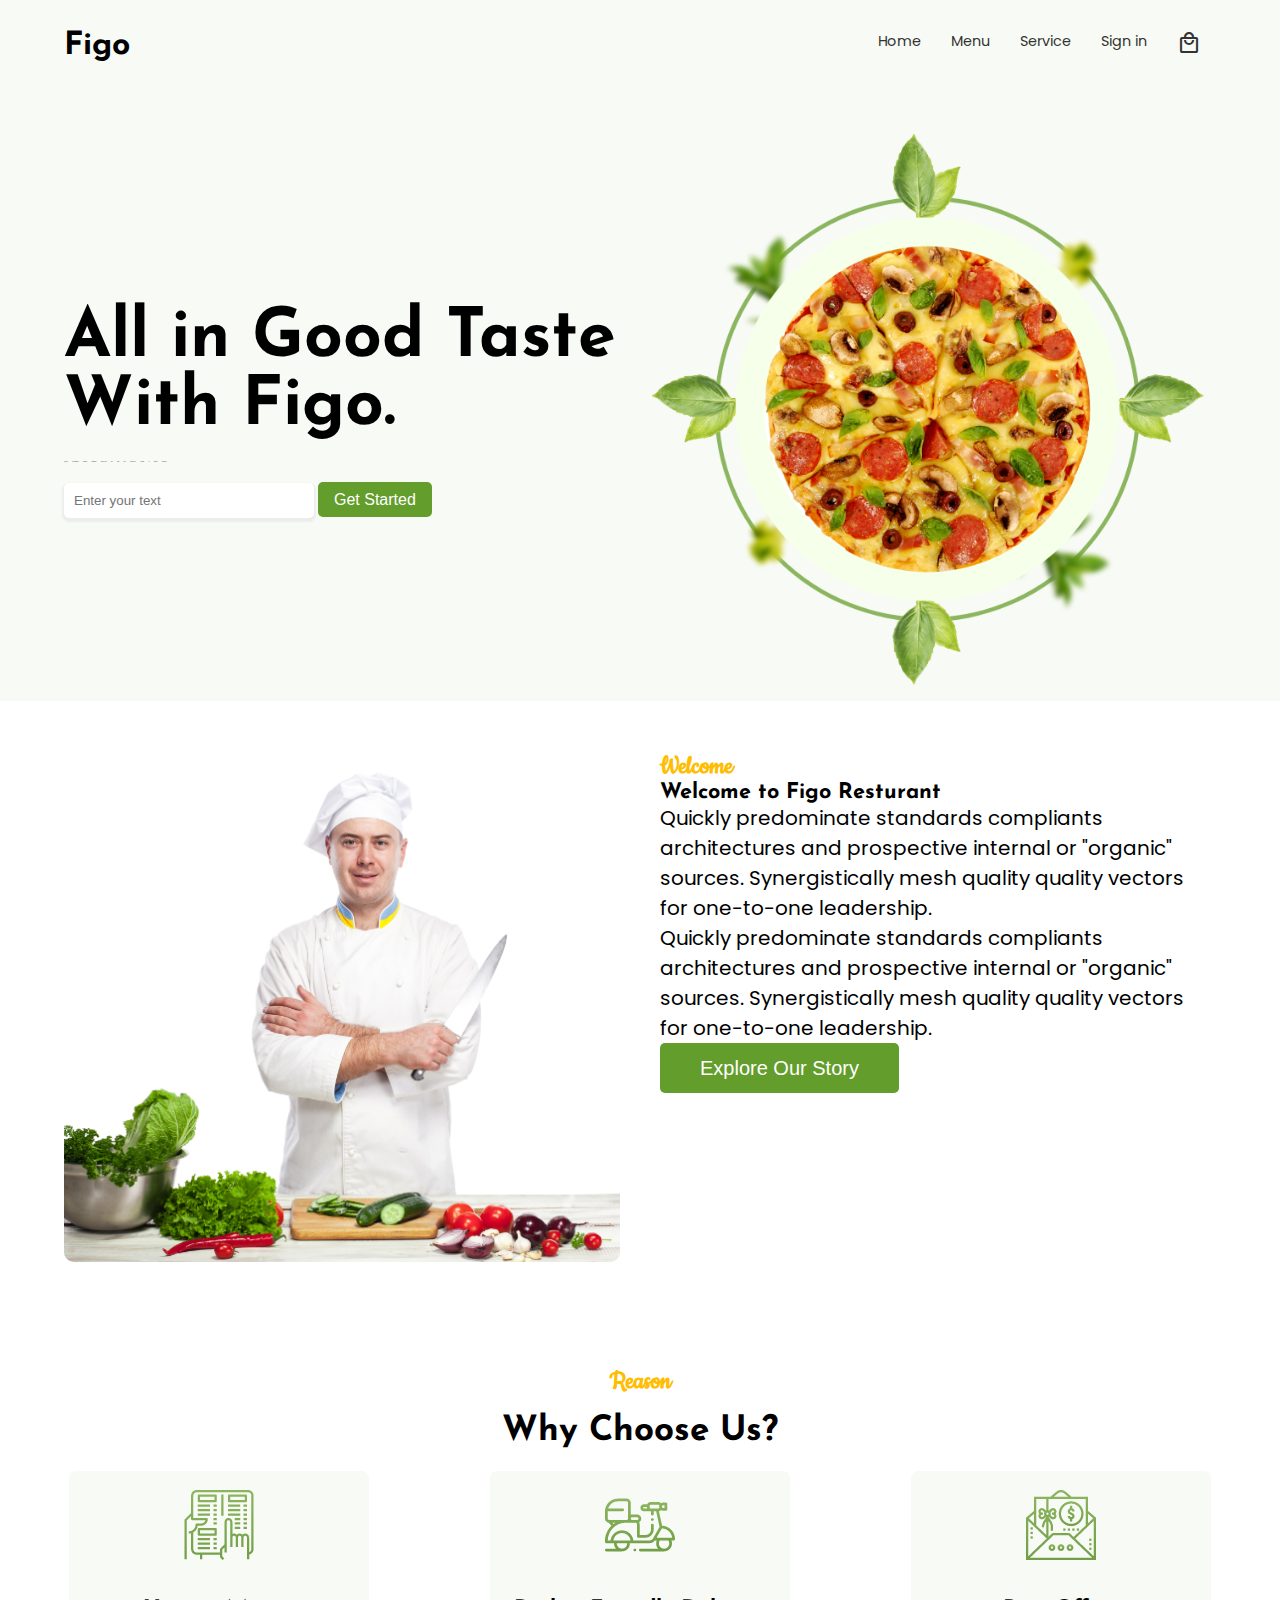
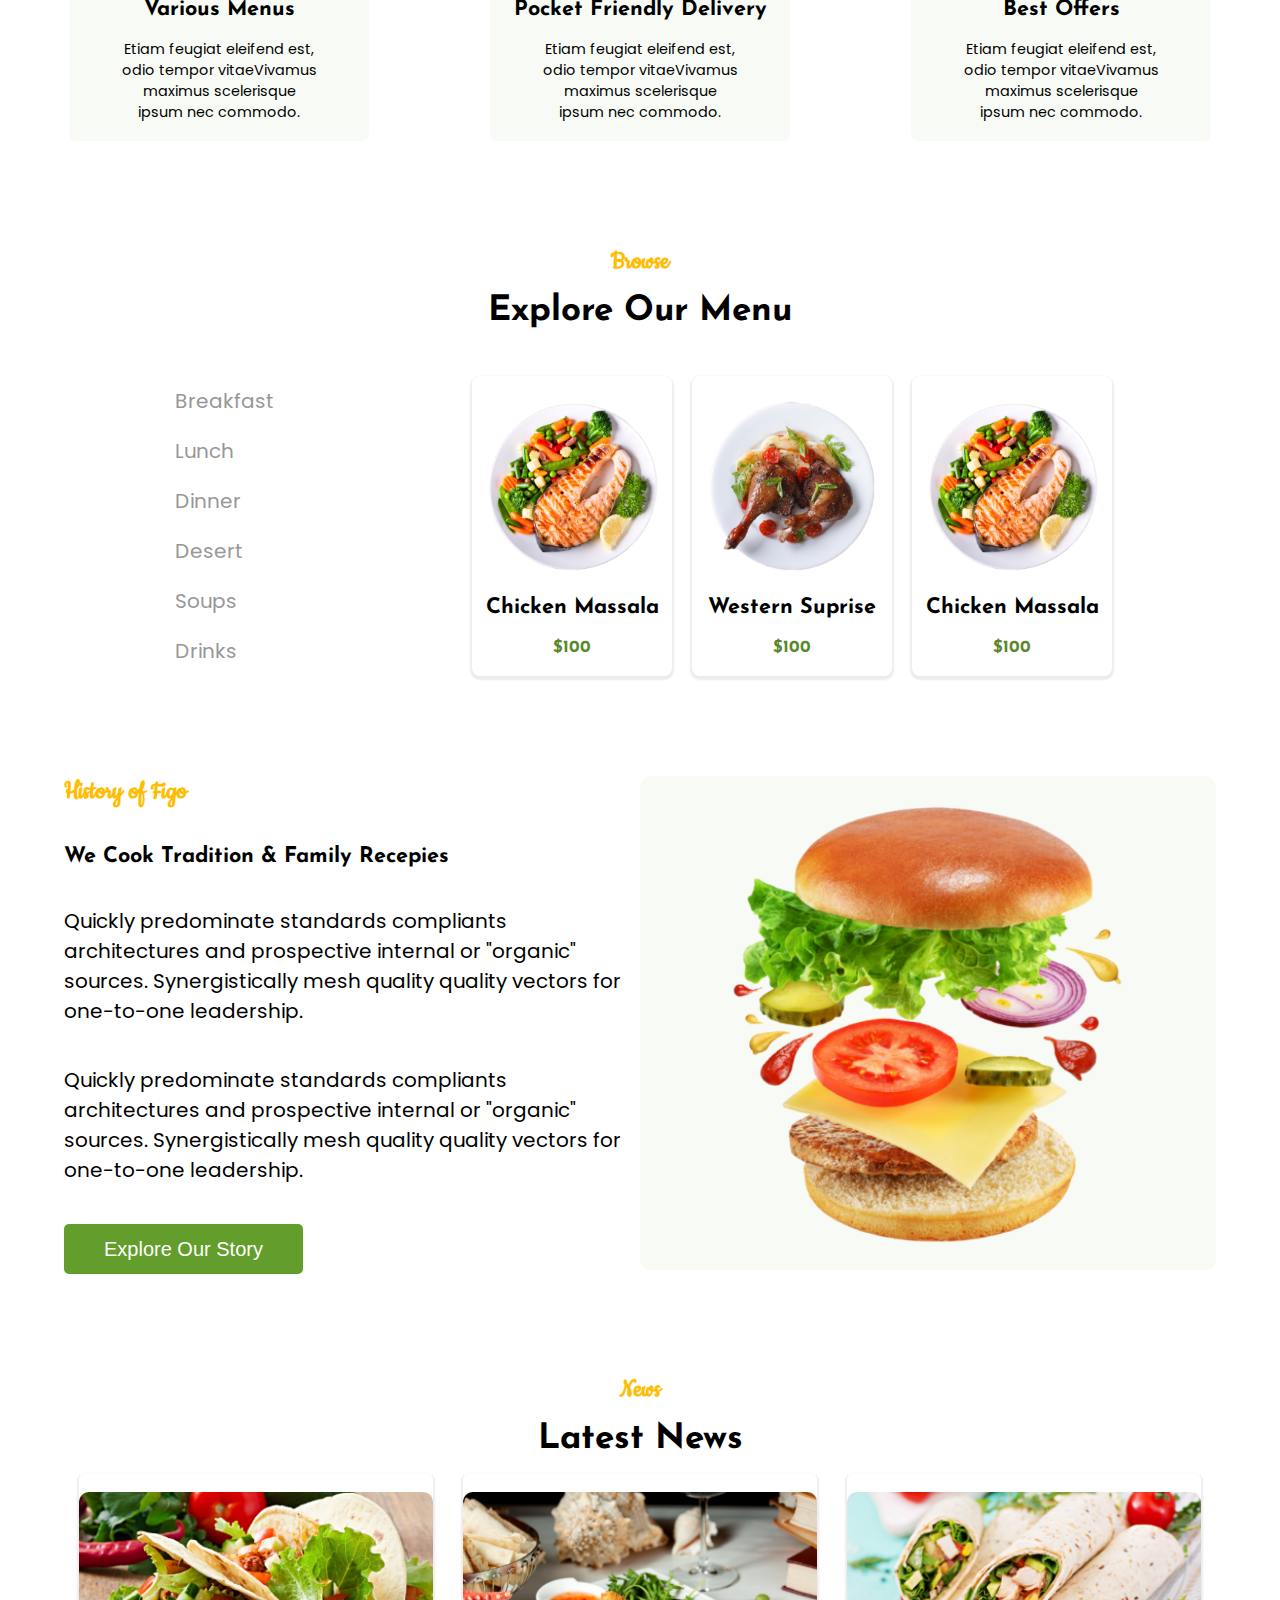
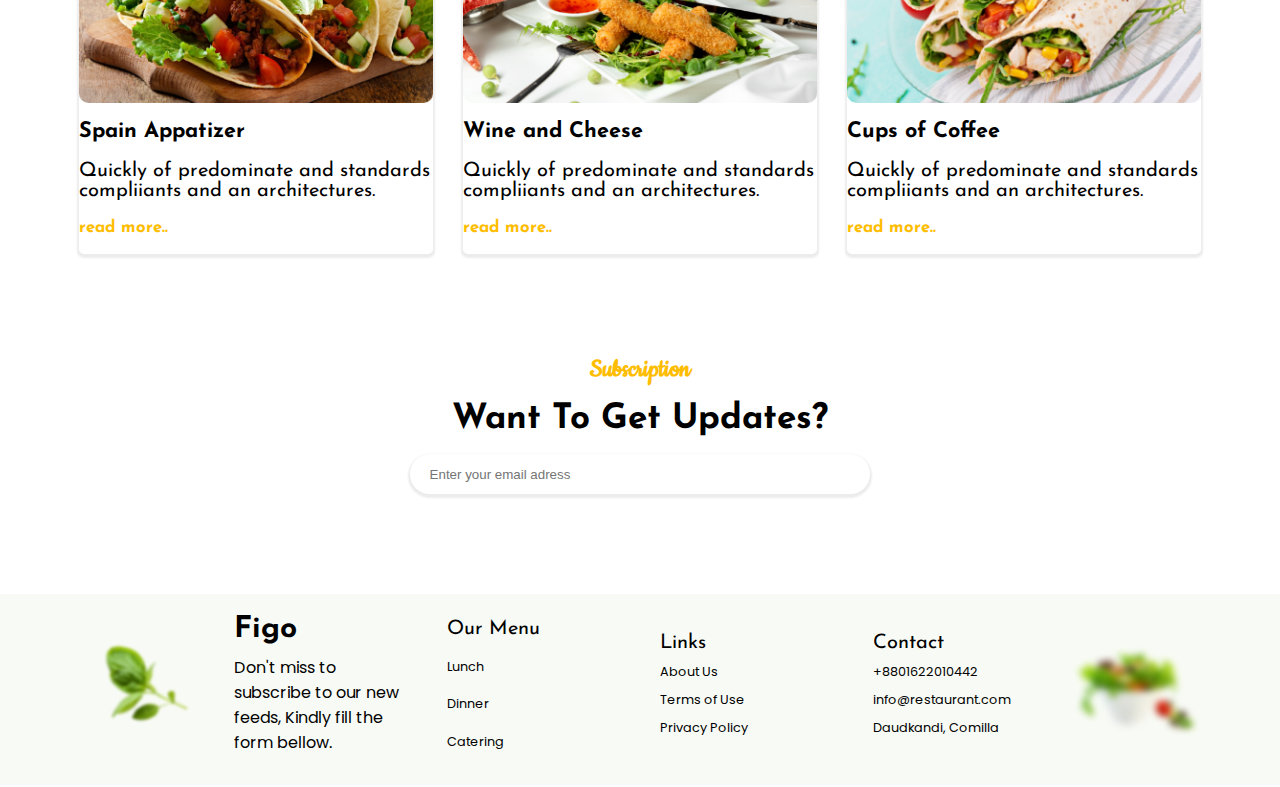
<file: index.html>
<!DOCTYPE html>
<html lang="en">
  <head>
    <meta charset="UTF-8" />
    <meta http-equiv="X-UA-Compatible" content="IE=edge" />
    <meta name="viewport" content="width=device-width, initial-scale=1.0" />
    <link rel="stylesheet" href="resturant.css" />
    <title>resturant practice with flex box</title>
    <link
      rel="stylesheet"
      href="https://fonts.googleapis.com/css2?family=Material+Symbols+Outlined:opsz,wght,FILL,GRAD@20..48,100..700,0..1,-50..200"
    />
    <link rel="preconnect" href="https://fonts.googleapis.com" />
    <link rel="preconnect" href="https://fonts.gstatic.com" crossorigin />
    <link
      href="https://fonts.googleapis.com/css2?family=Josefin+Sans&display=swap"
      rel="stylesheet"
    />
    <link
      href="https://fonts.googleapis.com/css2?family=Cookie&display=swap"
      rel="stylesheet"
    />
    <link
      href="https://fonts.googleapis.com/css2?family=Poppins&display=swap"
      rel="stylesheet"
    />
  </head>
  <body>
    <!-- THE FIRST SECTION (the navigation)  -->
    <div class="bg-color-lg">
      <div class="container">
        <!-- FIRST THE NAVIGATION -->
        <div id="navigation">
          <h1 class="logo">Figo</h1>

          <ul class="navigation-style">
            <li><a href="#home-page" class="home-link">Home</a></li>
            <li><a href="#menu-page" class="home-link"> Menu</a></li>
            <li><a href="#history-page" class="home-link">Service</a></li>
            <li><a href="#sign-in-page" class="home-link">Sign in</a></li>
            <li>
              <a href="" class="home-link"
                ><span class="material-symbols-outlined ">local_mall</span></a
              >
            </li>
          </ul>
        </div>  

        <!-- THE LANIDNG PAGE  -->
        <div id="landing-page">
          <div class="landing-page-side side1">
            <h1 class="figo-head">All in Good Taste With Figo.</h1>
            <p class="figo-information">
              Quickly predominent standard compliant architecture and may have
              prospective internal or organic resources.
            </p>
            <input
              type="text"
              placeholder="Enter your text"
              class="figo-text"
            />
            <button class="figo-btn">Get Started</button>
          </div>
          <div class="landing-page-side side2">
            <img src="./images/pizza.png" alt="" class="pizza-img" />
          </div>
        </div>
      </div>
    </div>

    <!-- THE SECOND SECTION (the landing page)  -->
    <div class="container" id="home-page">
      <div class="welcome-page">
        <div class="left-side">
          <img src="./images/chef.png" alt="chef-imgage" class="chef-img" />
        </div>
        <div class="right-side">
          <h4 class="yellow-heading">Welcome</h4>
          <h2 class="welcome-text">Welcome to Figo Resturant</h2>
          <p class="welcome-paragraph">
            Quickly predominate standards compliants architectures and
            prospective internal or "organic" sources. Synergistically mesh
            quality quality vectors for one-to-one leadership.
          </p>
          <p class="welcome-paragraph">
            Quickly predominate standards compliants architectures and
            prospective internal or "organic" sources. Synergistically mesh
            quality quality vectors for one-to-one leadership.
          </p>
          <button class="welcome-page-btn">Explore Our Story</button>
        </div>
      </div>
    </div>

    <!-- THE THIRD SECTION (the why coose us page) -->
    <div class="container">
      <div class="reasons-head">
        <h4 class="yellow-heading">Reason</h4>
        <h2 class="why-choose">Why Choose Us?</h2>
      </div>
      <div class="card-flexbox">
        <div class="card">
          <img src="./images/menus.png" alt="" class="card-img" />
          <h2>Various Menus</h2>
          <p class="card-text">
            Etiam feugiat eleifend est, odio tempor vitaeVivamus maximus
            scelerisque ipsum nec commodo.
          </p>
        </div>

        <div class="card">
          <img src="./images/delivery.png" alt="" class="card-img" />
          <h2>Pocket Friendly Delivery</h2>
          <p class="card-text">
            Etiam feugiat eleifend est, odio tempor vitaeVivamus maximus
            scelerisque ipsum nec commodo.
          </p>
        </div>

        <div class="card">
          <img src="./images/offers.png" alt="" class="card-img" />
          <h2 class="various-menu">Best Offers</h2>
          <p class="card-text">
            Etiam feugiat eleifend est, odio tempor vitaeVivamus maximus
            scelerisque ipsum nec commodo.
          </p>
        </div>
      </div>
    </div>

    <!-- THE FOURTH SECTION (the menu page)  -->
    <div class="container" id="menu-page">
      <div class="reasons-head">
        <h4 class="yellow-heading">Browse</h4>
        <h2 class="why-choose">Explore Our Menu</h2>
      </div>

      <div class="menu-card-flexbox">
        <ul class="food-menu">
          <div class="food-top food-sides">
            <li class="list-food-hover">Breakfast</a></li>
            <li class="list-food-hover">Lunch</li>
            <li class="list-food-hover">Dinner</li>
          </div>

          <div class="food-bottom food-sides">
            <li class="list-food-hover">Desert</li>
            <li class="list-food-hover">Soups</li>
            <li class="list-food-hover">Drinks</li>
          </div>
         
        </ul>

        <div class="food-items">
          <!-- <div class="menu-card">
            <img src="./images/chicken.png" alt="" style="width: 200px" />
            <h2>Chicken Massala</h2>
            <h3 class="menu-price">$100</h3>
          </div>
          <div class="menu-card">
            <img src="./images/western.png" alt="" style="width: 200px" />
            <h2>Western Suprise</h2>
            <h3 class="menu-price">$100</h3>
          </div>
          <div class="menu-card">
            <img src="./images/sandwich.png" alt="" style="width: 200px" />
            <h2>Sandwich Soup</h2>
            <h3 class="menu-price">$100</h3>
          </div> -->
        </div>
      </div>

      <!-- <div class="pagination">
        <button class="btn">1</button>
        <button class="btn">2</button>
      </div> -->
    </div> 

    <!-- THE FIFTH SECTION (the history page)  -->
    <div class="container" id="history-page">
      <div class="history-flexbox">
        <div class="flex side-history">
          <h3 class="yellow-heading">History of Figo</h3>
          <h2 class="welcome-text">We Cook Tradition & Family Recepies</h2>
          <p class="welcome-paragraph">
            Quickly predominate standards compliants architectures and
            prospective internal or "organic" sources. Synergistically mesh
            quality quality vectors for one-to-one leadership.
          </p>
          <p class="welcome-paragraph">
            Quickly predominate standards compliants architectures and
            prospective internal or "organic" sources. Synergistically mesh
            quality quality vectors for one-to-one leadership.
          </p>
          <button class="welcome-page-btn">Explore Our Story</button>
        </div>
        <div class="side-history">
          <img src="./images/burger.png" alt="" />
        </div>
      </div>
    </div>

    <!-- THE SIXTH SECTION ( the news page)  -->
    <div class="container">
      <div class="reasons-head">
        <h4 class="yellow-heading">News</h4>
        <h2 class="why-choose">Latest News</h2>
      </div>

      <div class="news-card-flex">
        <div class="news-card">
          <img src="./images/tacos.png" alt="" class="news-img" />
          <h2>Spain Appatizer</h2>
          <p class="news-p">
            Quickly of predominate and standards compliiants and an
            architectures.
          </p>
          <h3 class="read-more">read more..</h3>
        </div>
        <div class="news-card">
          <img src="./images/cheese.png" alt="" class="news-img" />
          <h2>Wine and Cheese</h2>
          <p class="news-p">
            Quickly of predominate and standards compliiants and an
            architectures.
          </p>
          <h3 class="read-more">read more..</h3>
        </div>
        <div class="news-card">
          <img src="./images/shawarmaish.png" alt="" class="news-img" />
          <h2>Cups of Coffee</h2>
          <p class="news-p">
            Quickly of predominate and standards compliiants and an
            architectures.
          </p>
          <h3 class="read-more">read more..</h3>
        </div>
      </div>
    </div>

    <!-- THE 7TH SECTION (the subscription page)  -->
    <div class="container" id="sign-in-page">
      <div class="reasons-head">
        <h4 class="yellow-heading">Subscription</h4>
        <h2 class="why-choose">Want To Get Updates?</h2>
        <input
          type="text"
          placeholder="Enter your email adress"
          class="subs-textinput"
        />
      </div>
    </div>

    <!-- THE LAST SECTION (the footer)  -->
    <div class="bg-color-lg">
      <div class="container">
        <div class="footer-flexbox">
          <img src="./images/blurry-img1.png" alt="" class="footer-img slant" />
          
          <div class="first-side extra-flex">
            <div class="footer-links">
              <h2 class="footer-head">Figo</h2>
              <p class="footer-paragraph">
                Don't miss to subscribe 
                to our new feeds, Kindly fill the form bellow.
              </p>
            </div>
  
            <ul class="footer-links">
              <li class="footer-heading">Our Menu</li>
              <li>Lunch</li>
              <li>Dinner</li>
              <li>Catering</li>
            </ul>
          </div>
         
          <div class="second-side extra-flex">
            <ul class="footer-links">
              <li class="footer-heading">Links</li>
              <li>About Us</li>
              <li>Terms of Use</li>
              <li>Privacy Policy</li>
            </ul>
  
            <ul class="footer-links">
              <li class="footer-heading">Contact</li>
              <li>+8801622010442</li>
              <li>info@restaurant.com</li>
              <li>Daudkandi, Comilla</li>
            </ul>
          </div>

        

          <img src="./images/blurry-img2.png" alt="" class="footer-img" />
        </div>
      </div>
    </div>
    <script src="app.js"></script>
  </body>
</html>
</file>
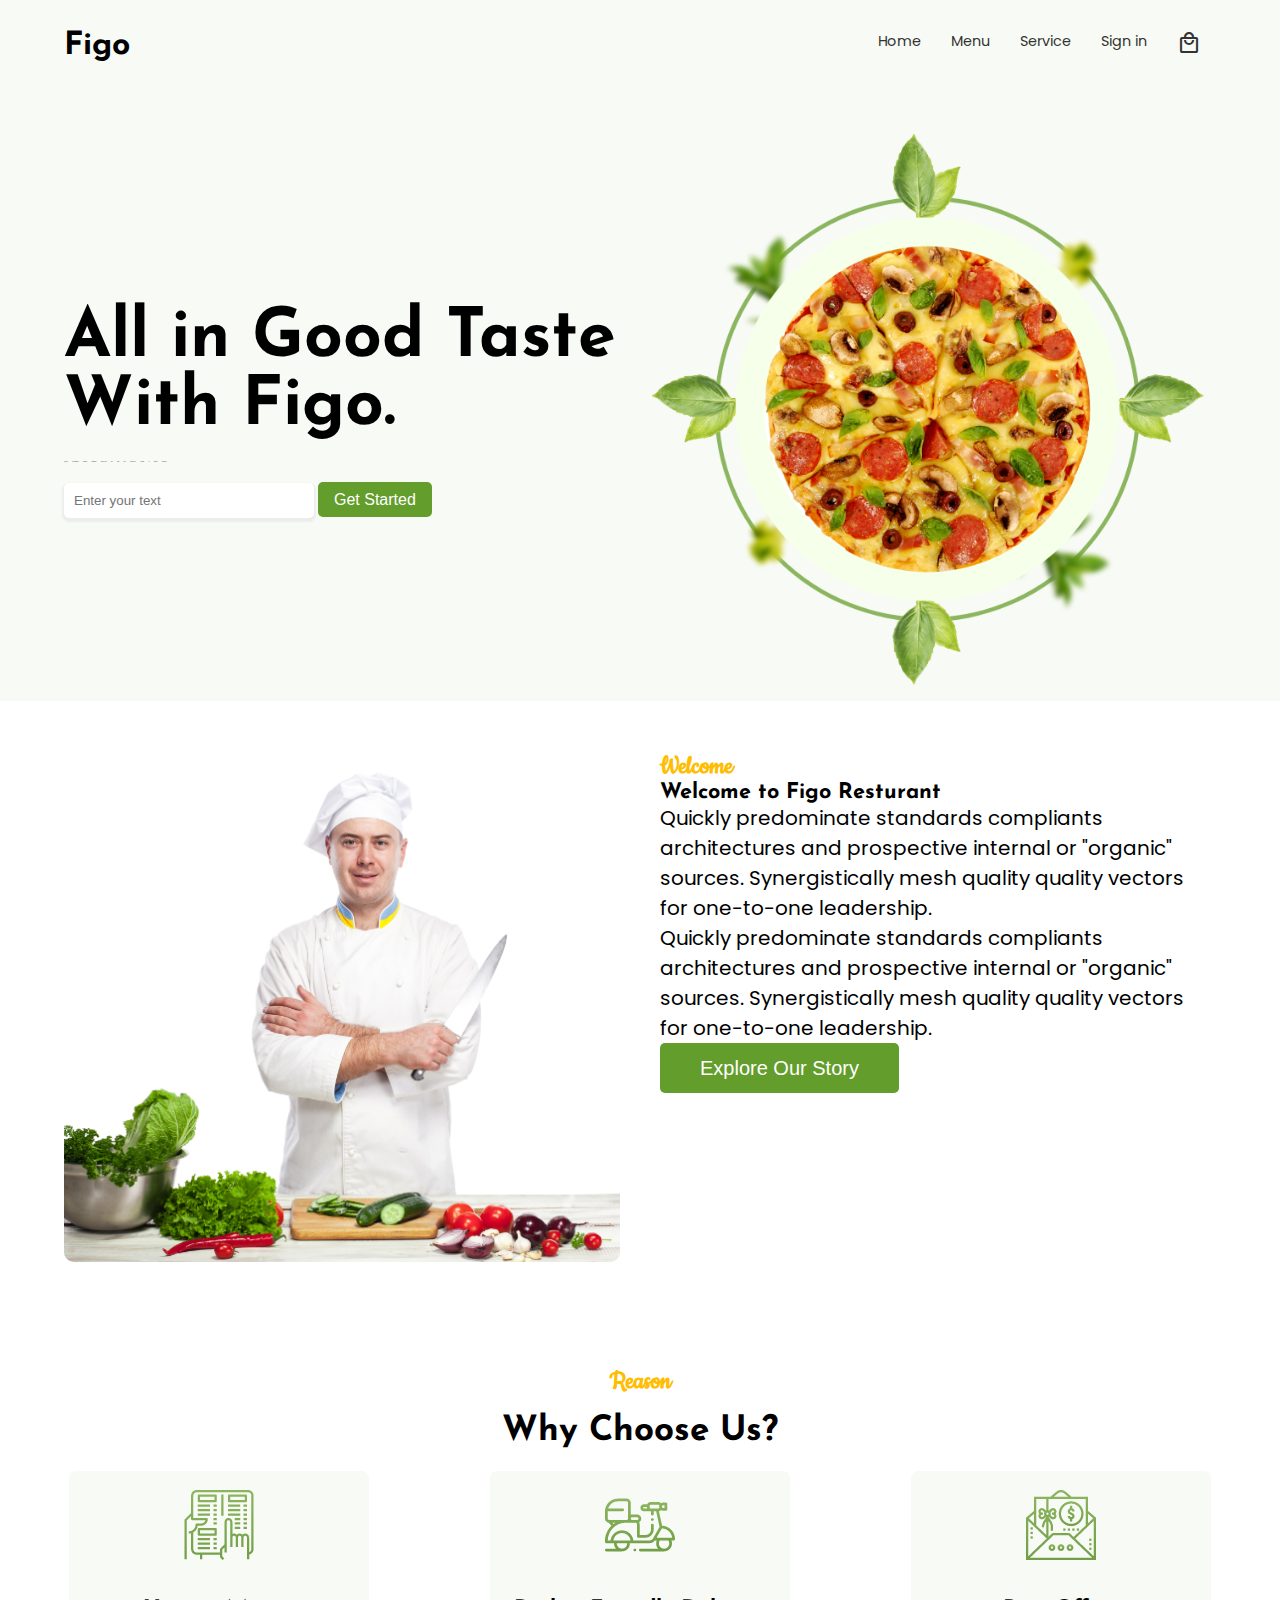
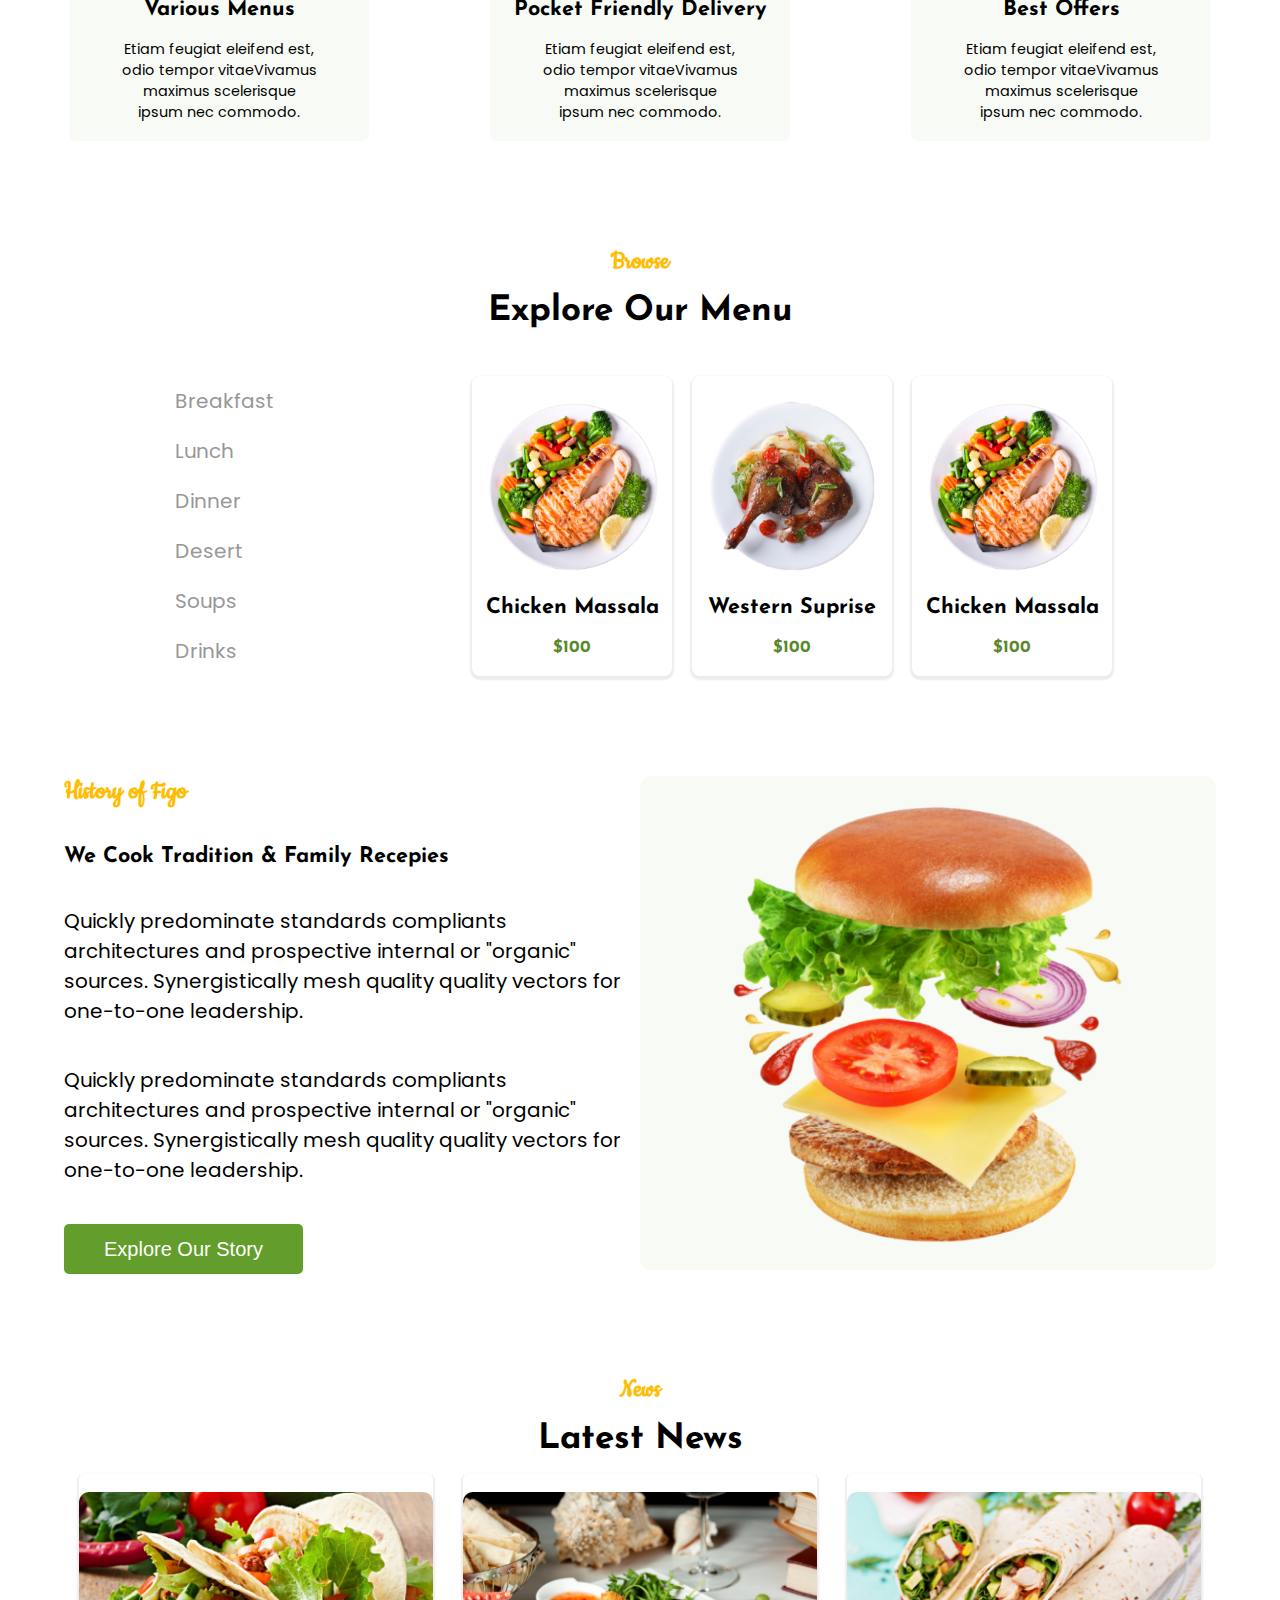
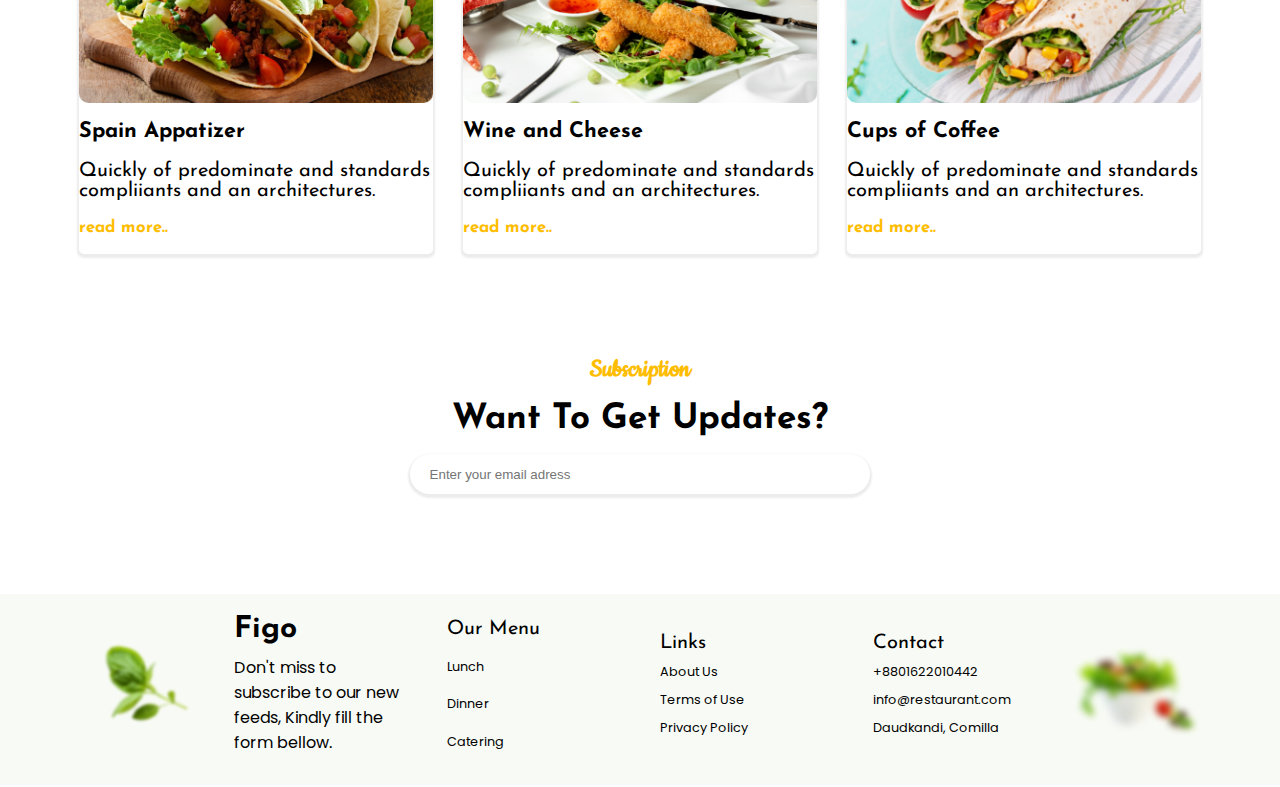
<file: resturant.html>
<!DOCTYPE html>
<html lang="en">
  <head>
    <meta charset="UTF-8" />
    <meta http-equiv="X-UA-Compatible" content="IE=edge" />
    <meta name="viewport" content="width=device-width, initial-scale=1.0" />
    <link rel="stylesheet" href="resturant.css" />
    <title>resturant practice with flex box</title>
    <link
      rel="stylesheet"
      href="https://fonts.googleapis.com/css2?family=Material+Symbols+Outlined:opsz,wght,FILL,GRAD@20..48,100..700,0..1,-50..200"
    />
    <link rel="preconnect" href="https://fonts.googleapis.com" />
    <link rel="preconnect" href="https://fonts.gstatic.com" crossorigin />
    <link
      href="https://fonts.googleapis.com/css2?family=Josefin+Sans&display=swap"
      rel="stylesheet"
    />
    <link
      href="https://fonts.googleapis.com/css2?family=Cookie&display=swap"
      rel="stylesheet"
    />
    <link
      href="https://fonts.googleapis.com/css2?family=Poppins&display=swap"
      rel="stylesheet"
    />
  </head>
  <body>
    <!-- THE FIRST SECTION (the navigation)  -->
    <div class="bg-color-lg">
      <div class="container">
        <!-- FIRST THE NAVIGATION -->
        <div id="navigation">
          <h1 class="logo">Figo</h1>

          <ul class="navigation-style">
            <li><a href="#home-page" class="home-link">Home</a></li>
            <li><a href="#menu-page" class="home-link"> Menu</a></li>
            <li><a href="#history-page" class="home-link">Service</a></li>
            <li><a href="#sign-in-page" class="home-link">Sign in</a></li>
            <li>
              <a href="" class="home-link"
                ><span class="material-symbols-outlined ">local_mall</span></a
              >
            </li>
          </ul>
        </div>

        <!-- THE LANIDNG PAGE  -->
        <div id="landing-page">
          <div class="landing-page-side side1">
            <h1 class="figo-head">All in Good Taste With Figo.</h1>
            <p class="figo-information">
              Quickly predominent standard compliant architecture and may have
              prospective internal or organic resources.
            </p>
            <input
              type="text"
              placeholder="Enter your text"
              class="figo-text"
            />
            <button class="figo-btn">Get Started</button>
          </div>
          <div class="landing-page-side side2">
            <img src="./images/pizza.png" alt="" class="pizza-img" />
          </div>
        </div>
      </div>
    </div>

    <!-- THE SECOND SECTION (the landing page)  -->
    <div class="container" id="home-page">
      <div class="welcome-page">
        <div class="left-side">
          <img src="./images/chef.png" alt="chef-imgage" class="chef-img" />
        </div>
        <div class="right-side">
          <h4 class="yellow-heading">Welcome</h4>
          <h2 class="welcome-text">Welcome to Figo Resturant</h2>
          <p class="welcome-paragraph">
            Quickly predominate standards compliants architectures and
            prospective internal or "organic" sources. Synergistically mesh
            quality quality vectors for one-to-one leadership.
          </p>
          <p class="welcome-paragraph">
            Quickly predominate standards compliants architectures and
            prospective internal or "organic" sources. Synergistically mesh
            quality quality vectors for one-to-one leadership.
          </p>
          <button class="welcome-page-btn">Explore Our Story</button>
        </div>
      </div>
    </div>

    <!-- THE THIRD SECTION (the why coose us page) -->
    <div class="container">
      <div class="reasons-head">
        <h4 class="yellow-heading">Reason</h4>
        <h2 class="why-choose">Why Choose Us?</h2>
      </div>
      <div class="card-flexbox">
        <div class="card">
          <img src="./images/menus.png" alt="" class="card-img" />
          <h2>Various Menus</h2>
          <p class="card-text">
            Etiam feugiat eleifend est, odio tempor vitaeVivamus maximus
            scelerisque ipsum nec commodo.
          </p>
        </div>

        <div class="card">
          <img src="./images/delivery.png" alt="" class="card-img" />
          <h2>Pocket Friendly Delivery</h2>
          <p class="card-text">
            Etiam feugiat eleifend est, odio tempor vitaeVivamus maximus
            scelerisque ipsum nec commodo.
          </p>
        </div>

        <div class="card">
          <img src="./images/offers.png" alt="" class="card-img" />
          <h2 class="various-menu">Best Offers</h2>
          <p class="card-text">
            Etiam feugiat eleifend est, odio tempor vitaeVivamus maximus
            scelerisque ipsum nec commodo.
          </p>
        </div>
      </div>
    </div>

    <!-- THE FOURTH SECTION (the menu page)  -->
    <div class="container" id="menu-page">
      <div class="reasons-head">
        <h4 class="yellow-heading">Browse</h4>
        <h2 class="why-choose">Explore Our Menu</h2>
      </div>

      <div class="menu-card-flexbox">
        <ul class="food-menu">
          <div class="food-top food-sides">
            <li class="list-food-hover">Breakfast</a></li>
            <li class="list-food-hover">Lunch</li>
            <li class="list-food-hover">Dinner</li>
          </div>

          <div class="food-bottom food-sides">
            <li class="list-food-hover">Desert</li>
            <li class="list-food-hover">Soups</li>
            <li class="list-food-hover">Drinks</li>
          </div>
         
        </ul>

        <div class="food-items">
          <!-- <div class="menu-card">
            <img src="./images/chicken.png" alt="" style="width: 200px" />
            <h2>Chicken Massala</h2>
            <h3 class="menu-price">$100</h3>
          </div>
          <div class="menu-card">
            <img src="./images/western.png" alt="" style="width: 200px" />
            <h2>Western Suprise</h2>
            <h3 class="menu-price">$100</h3>
          </div>
          <div class="menu-card">
            <img src="./images/sandwich.png" alt="" style="width: 200px" />
            <h2>Sandwich Soup</h2>
            <h3 class="menu-price">$100</h3>
          </div> -->
        </div>
      </div>

      <!-- <div class="pagination">
        <button class="btn">1</button>
        <button class="btn">2</button>
      </div> -->
    </div> 

    <!-- THE FIFTH SECTION (the history page)  -->
    <div class="container" id="history-page">
      <div class="history-flexbox">
        <div class="flex side-history">
          <h3 class="yellow-heading">History of Figo</h3>
          <h2 class="welcome-text">We Cook Tradition & Family Recepies</h2>
          <p class="welcome-paragraph">
            Quickly predominate standards compliants architectures and
            prospective internal or "organic" sources. Synergistically mesh
            quality quality vectors for one-to-one leadership.
          </p>
          <p class="welcome-paragraph">
            Quickly predominate standards compliants architectures and
            prospective internal or "organic" sources. Synergistically mesh
            quality quality vectors for one-to-one leadership.
          </p>
          <button class="welcome-page-btn">Explore Our Story</button>
        </div>
        <div class="side-history">
          <img src="./images/burger.png" alt="" />
        </div>
      </div>
    </div>

    <!-- THE SIXTH SECTION ( the news page)  -->
    <div class="container">
      <div class="reasons-head">
        <h4 class="yellow-heading">News</h4>
        <h2 class="why-choose">Latest News</h2>
      </div>

      <div class="news-card-flex">
        <div class="news-card">
          <img src="./images/tacos.png" alt="" class="news-img" />
          <h2>Spain Appatizer</h2>
          <p class="news-p">
            Quickly of predominate and standards compliiants and an
            architectures.
          </p>
          <h3 class="read-more">read more..</h3>
        </div>
        <div class="news-card">
          <img src="./images/cheese.png" alt="" class="news-img" />
          <h2>Wine and Cheese</h2>
          <p class="news-p">
            Quickly of predominate and standards compliiants and an
            architectures.
          </p>
          <h3 class="read-more">read more..</h3>
        </div>
        <div class="news-card">
          <img src="./images/shawarmaish.png" alt="" class="news-img" />
          <h2>Cups of Coffee</h2>
          <p class="news-p">
            Quickly of predominate and standards compliiants and an
            architectures.
          </p>
          <h3 class="read-more">read more..</h3>
        </div>
      </div>
    </div>

    <!-- THE 7TH SECTION (the subscription page)  -->
    <div class="container" id="sign-in-page">
      <div class="reasons-head">
        <h4 class="yellow-heading">Subscription</h4>
        <h2 class="why-choose">Want To Get Updates?</h2>
        <input
          type="text"
          placeholder="Enter your email adress"
          class="subs-textinput"
        />
      </div>
    </div>

    <!-- THE LAST SECTION (the footer)  -->
    <div class="bg-color-lg">
      <div class="container">
        <div class="footer-flexbox">
          <img src="./images/blurry-img1.png" alt="" class="footer-img slant" />
          
          <div class="first-side extra-flex">
            <div class="footer-links">
              <h2 class="footer-head">Figo</h2>
              <p class="footer-paragraph">
                Don't miss to subscribe 
                to our new feeds, Kindly fill the form bellow.
              </p>
            </div>
  
            <ul class="footer-links">
              <li class="footer-heading">Our Menu</li>
              <li>Lunch</li>
              <li>Dinner</li>
              <li>Catering</li>
            </ul>
          </div>
         
          <div class="second-side extra-flex">
            <ul class="footer-links">
              <li class="footer-heading">Links</li>
              <li>About Us</li>
              <li>Terms of Use</li>
              <li>Privacy Policy</li>
            </ul>
  
            <ul class="footer-links">
              <li class="footer-heading">Contact</li>
              <li>+8801622010442</li>
              <li>info@restaurant.com</li>
              <li>Daudkandi, Comilla</li>
            </ul>
          </div>

        

          <img src="./images/blurry-img2.png" alt="" class="footer-img" />
        </div>
      </div>
    </div>
    <script src="app.js"></script>
  </body>
</html>
</file>
<file: resturant.css>
* {
  margin: 0;
  padding: 0;
  box-sizing: border-box;
  scroll-behavior: smooth;
}

.container {
  max-width: 1200px;
  width: 90%;
  margin: 0 auto;
}

img {
  width: 100%;
}

.flex {
  display: flex;
  justify-content: space-between;
  flex-direction: column;
  align-items: flex-start;
}

.bg-color-lg {
  background-color: #f8fbf5;
  /* border: 2px solid red; */
}

/* NAVIGATION  */
#navigation {
  display: flex;
  justify-content: space-between;
  align-items: center;
  width: auto;
  padding-top: 30px;
  /* border: solid 1px red; */
}

li {
  list-style: none;
}
.home-link {
  text-decoration: none;
  color: #333;
  padding-bottom: 5px;
  border-bottom: solid 2px transparent;
  transition: 0.4s;
}

.home-link:hover {
  border-bottom-color: #639d2b;
}

.navigation-style {
  font-family: "Poppins", sans-serif;
  font-size: 0.9rem;
  display: flex;
  justify-content: space-between;
}

.navigation-style li {
  padding: 0 15px;
}

/* LANDING PAGE */
#landing-page {
  display: flex;
  align-items: center;
  padding-top: 60px;
  margin-bottom: 50px;
  /* border: 2px solid coral; */
}

.logo{
  font-family: "Josefin Sans", sans-serif;
}

.figo-head {
  font-size: 4.25rem;
  font-family: "Josefin Sans", sans-serif;
}
.figo-information {
  font-size: 1.25px;
  padding: 20px 0;
  word-spacing: 4px;
}

.figo-text {
  width: 250px;
  height: 35px;
  border: none;
  outline: none;
  text-indent: 10px;
  box-shadow: 0 2px 2px 2px #ececec;
  border-radius: 5px;
}

.figo-btn {
  height: 35px;
  padding: 0 16px;
  background-color: #639d2b;
  border: none;
  color: #fff;
  border-radius: 5px;
  font-size: 1rem;
}

/* WELCOME TO FIGO PAGE  */

/* .chef-img {
  width: 480px;
} */

.welcome-page {
  display: flex;
  padding-bottom: 100px;
}

.right-side,
.left-side {
  flex: 1;
}
.left-side {
  padding-right: 20px;
}

.right-side {
  padding-left: 20px;
}

.yellow-heading {
  color: #febd00;
  font-size: 1.75rem;
  font-family: "Cookie", cursive;
}

.welcome-text {
  font-size: 1.35rem;
  font-family: "Josefin Sans", sans-serif;
}

.welcome-paragraph {
  font-size: 1.25rem;
  line-height: 1.5;
  font-family: "Poppins", sans-serif;
}

.welcome-page-btn {
  height: 50px;
  padding: 0 40px;
  background-color: #639d2b;
  border: none;
  color: #fff;
  border-radius: 5px;
  font-size: 1.25rem;
}

/* REASON TO CHOOSE US PAGE  */
.reasons-head {
  text-align: center;
}
.why-choose {
  font-size: 2.1875rem;
  padding: 17px 0;
  font-family: "Josefin Sans", sans-serif;
}

.card-img {
  width: 70px;
  padding-bottom: 20px;
}

.card-flexbox {
  font-family: "Josefin Sans", sans-serif;
  font-size: 0.9rem;
  display: flex;
  justify-content: space-between;
  align-items: center;
  padding-bottom: 100px;
}

.card-text {
  text-align: center;
  width: 200px;
  font-family: "Poppins", sans-serif;
}

.card {
  display: flex;
  flex-direction: column;
  align-items: center;
  justify-content: space-evenly;
  width: 300px;
  /* border: 2px red solid; */
  height: 270px;
  border-radius: 7px;
  background-color: #f8fbf5;
  transition: 0.4s;
  margin: 5px;
}

.card h2 {
  text-align: center;
}

.card:hover {
  background-color: #fff;
  border-bottom: 5px solid #639d2b;
  box-shadow: 5px 2px 10px #d8d8d8;
}

/* EXPLORE OUR MENU PAGE  */
.menu-card-flexbox {
  display: flex;
  justify-content: space-evenly;
  align-items: center;
  padding-bottom: 100px;
  padding-top: 30px;
}
.menu-card {
  /* border: 2px solid blue; */
  display: flex;
  flex-direction: column;
  justify-content: space-evenly;
  align-items: center;
  height: 300px;
  border-radius: 8px;
  font-family: "Josefin Sans", sans-serif;
  font-size: 0.9rem;
  box-shadow: 0 2px 2px 2px #ececec;
  transition: 0.4s;
}
.menu-card:hover {
  border-bottom: 5px solid #639d2b;
  box-shadow: 0 2px 2px 5px #ececec;
}

.menu-price {
  color: #59882b;
}

.food-items {
  display: flex;
  grid-gap: 20px;
}

.food-sides{
  display: flex;
  flex-direction: column;
  flex: 1;
  justify-content: space-around;
}

.food-menu {
  height: 300px;
  display: flex;
  flex-direction: column;
  justify-content: space-evenly;
  width: 200px;
  font-size: 1.25rem;
  color: #979797;
  font-family: "Poppins", sans-serif;
}


.list-food-hover {
  transition: 0.4s;
  padding-left: 5px;
  border-left: 2px solid transparent;
}
.list-food-hover:hover {
  color: #febd00;
  border-color: #febd00;
  cursor: pointer;
  transform: scale(1.1);
  transform-origin: left;
}

/* HISTORY PAGE  */
.history-flexbox {
  display: flex;
  margin-bottom: 100px;
}

.side-history {
  flex: 1;
}

/* NEWS PAGE  */
.news-card-flex {
  display: flex;
  padding-bottom: 100px;
}

/* .news-img {
  max-width: 350px;
} */

.news-card {
  font-family: "Josefin Sans", sans-serif;
  font-size: 0.9rem;
  display: flex;
  flex-direction: column;
  justify-content: space-evenly;
  height: 380px;
  align-items: start;
  margin: 0 15px;
  border-radius: 5px;
  box-shadow: 0 2px 2px 2px #ececec;
}
.news-p {
  font-size: 1.25rem;
}

.read-more {
  color: #febd00;
}

/* SUBSCRIPTION PAGE  */
.subs-textinput {
  width: 40%;
  margin-bottom: 100px;
  height: 40px;
  border-radius: 20px;
  text-indent: 1.25rem;
  border: none;
  outline: none;
  box-shadow: 0 2px 2px 2px #ececec;
}

/* THE FOOTER  */
.footer-flexbox {
  display: flex;
  justify-content: space-between;
  align-items: center;
  padding: 20px 0;
}

.extra-flex{
  display: flex;
  flex: 1;
}

.footer-links {
  font-family: "Poppins", sans-serif;
  font-size: 0.8rem;
  /* height: 200px; */
  margin-bottom: 20px;
  display: flex;
  flex-direction: column;
  justify-content: space-around;
  margin: 70px 0;
}

.footer-links li {
  margin-bottom: 10px;
}
.footer-heading {
  font-size: 1.25rem;
  font-family: "Josefin Sans", sans-serif;
  margin-bottom: 10px;
}

.footer-paragraph {
  font-size: 1.125rem;
  font-family: "Poppins", sans-serif;
  margin-bottom: 10px;
}

.footer-head {
  font-size: 1.875rem;
  font-family: "Josefin Sans", sans-serif;
  margin-bottom: 10px;
}

.footer-img {
  width: 150px;
}
.slant {
  transform: rotate(-30deg);
}



/* Media queries */

/* // X-Small devices (portrait phones, less than 576px) */
@media (max-width: 575.98px) {

  /* head */
  #navigation {
    display: flex;
    flex-direction: column;
    width: auto;
  }
  .logo{
    margin-bottom: 20px;
    font-size: 2.4rem;
  }

  .figo-text{
    width: 180px;
    margin-bottom: 15px;
  }

/* welcome page  */
.welcome-page {
  display: flex;
  flex-direction: column;
  padding-bottom: 100px;
}

.chef-img{
  margin-bottom: 20px;
}

.welcome-paragraph {
  font-size: 0.8rem;
  font-family: "Poppins", sans-serif;
  margin-bottom: 10px;
}

.welcome-page-btn{
  font-size:1rem ;
  padding: 0 15px;
}

/* history of figo page */
.history-flexbox{
  flex-direction: column-reverse;
}
 
.side-history{
  margin-top: 10px;
}
.welcome-text{
 margin: 10px 0;
}

/* news page  */
.news-card-flex{
flex-direction: column;
}

.news-card{
  margin: 10px 20px;
  border: #59882b solid 2px;
  box-shadow: none;
  
}

/* subscription page  */
.subs-textinput{
  width: 70%;
}


  .card-flexbox {
    flex-direction: column;
    justify-content: space-between;
    align-items: center;
    padding-bottom: 100px;
  }

  /* menu page  */

  .food-items {
    display: flex;
    flex-direction: column;
    width: 80%;
  }

  .food-sides{
    flex-direction: column;
    margin: 0 50px;
  }


  /* footer  */
  .footer-img{
    display: none;
  }

  .extra-flex{
    flex-direction: column;
  }

  
}

/* // Small devices (landscape phones, less than 768px) */
@media (max-width: 767.98px) {
}

/* // Medium devices (tablets, less than 992px) */
@media (max-width: 958.98px) {
  .figo-head {
    font-size: 3.25rem;
    font-family: "Josefin Sans", sans-serif;
  }

  .welcome-paragraph {
    font-size: 0.8rem;
  }

  

  .menu-card-flexbox {
    flex-direction: column;
  }
  .food-menu {
    flex-direction: row;
    height: initial;
    margin-bottom: 2rem;
  }

  @media(min-width: 560px){
     .food-sides{
    flex-direction: row;
  }
  }
 

 
 

  .list-food-hover {
    margin: 0 10px;
    border-left: none;
    border-bottom: 2px solid transparent;
  }
  
}


.landing-page-side {
  flex: 1;
}

.footer-links{
  margin: 0 20px;
  flex: 1;
  /* height: 150px; */
  height: none;
}

.footer-paragraph {
  font-size: 1rem;
  font-family: "Poppins", sans-serif;
}
</file>
